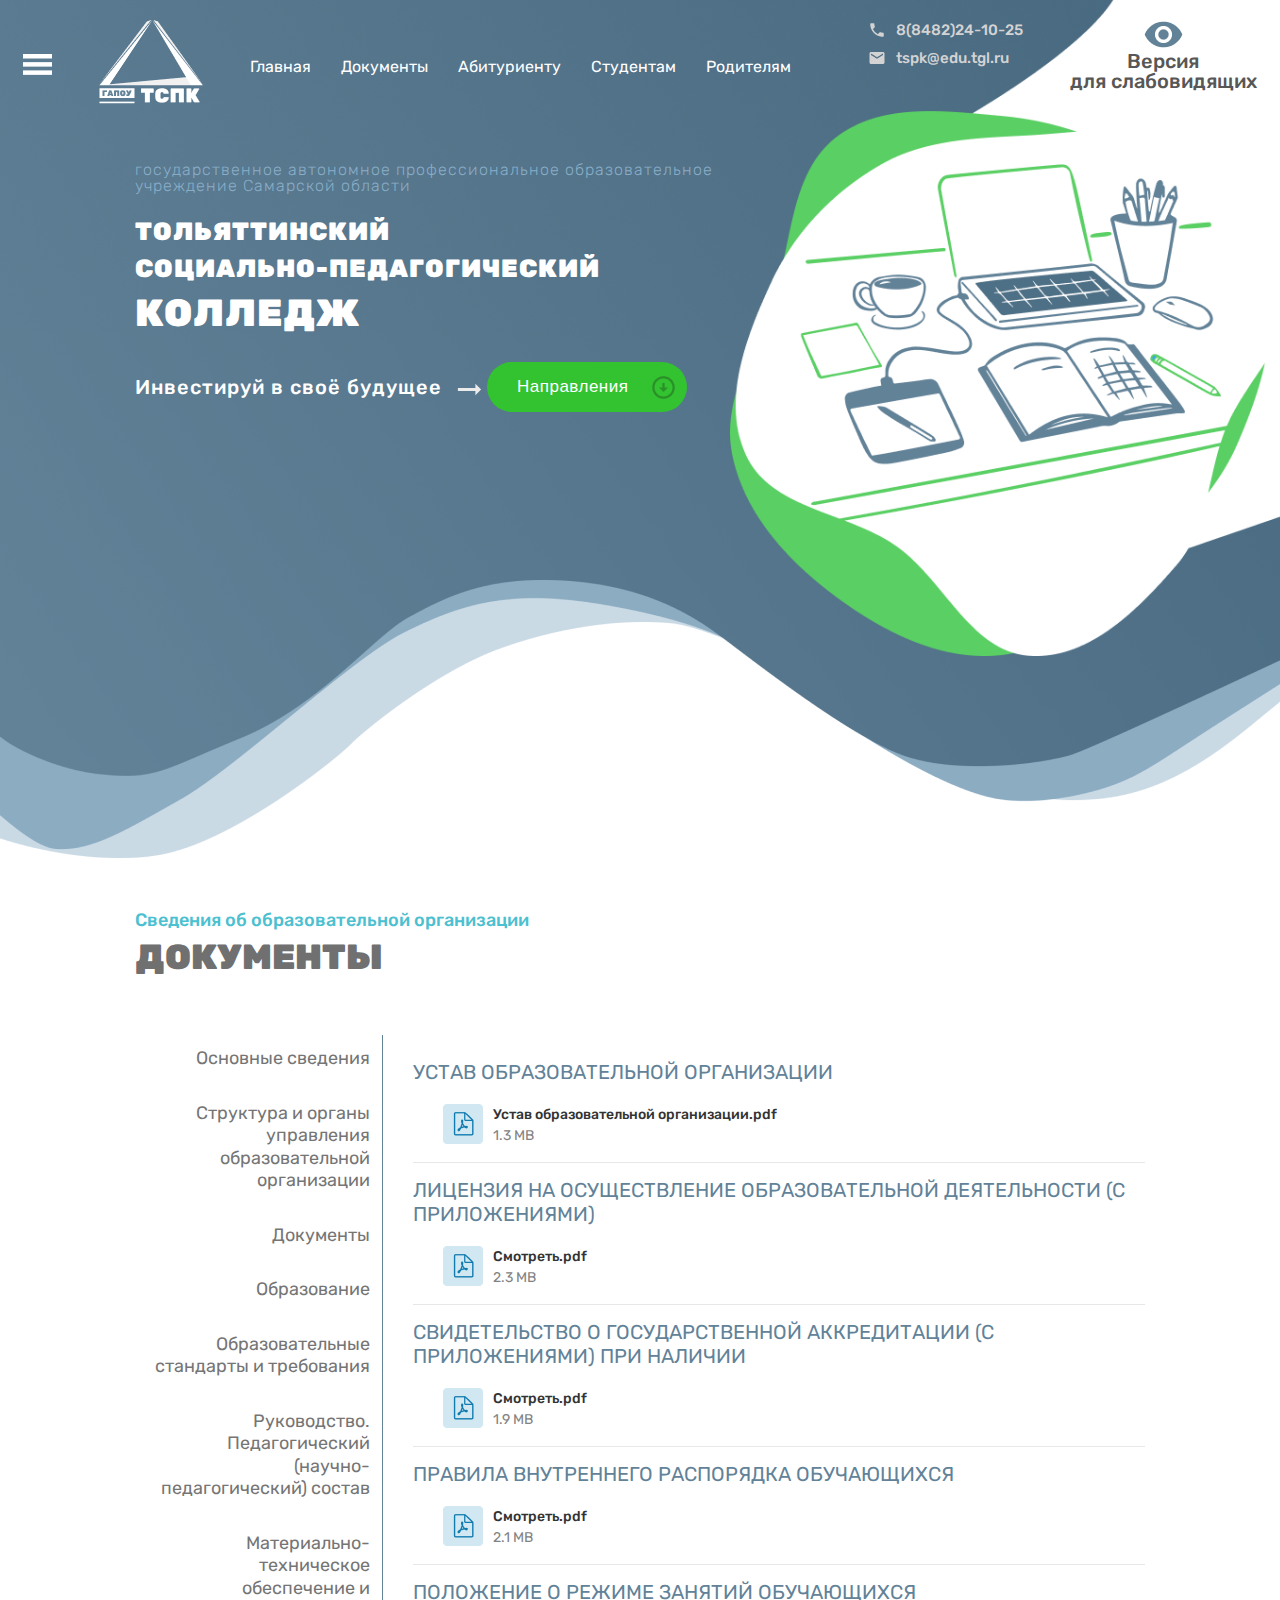
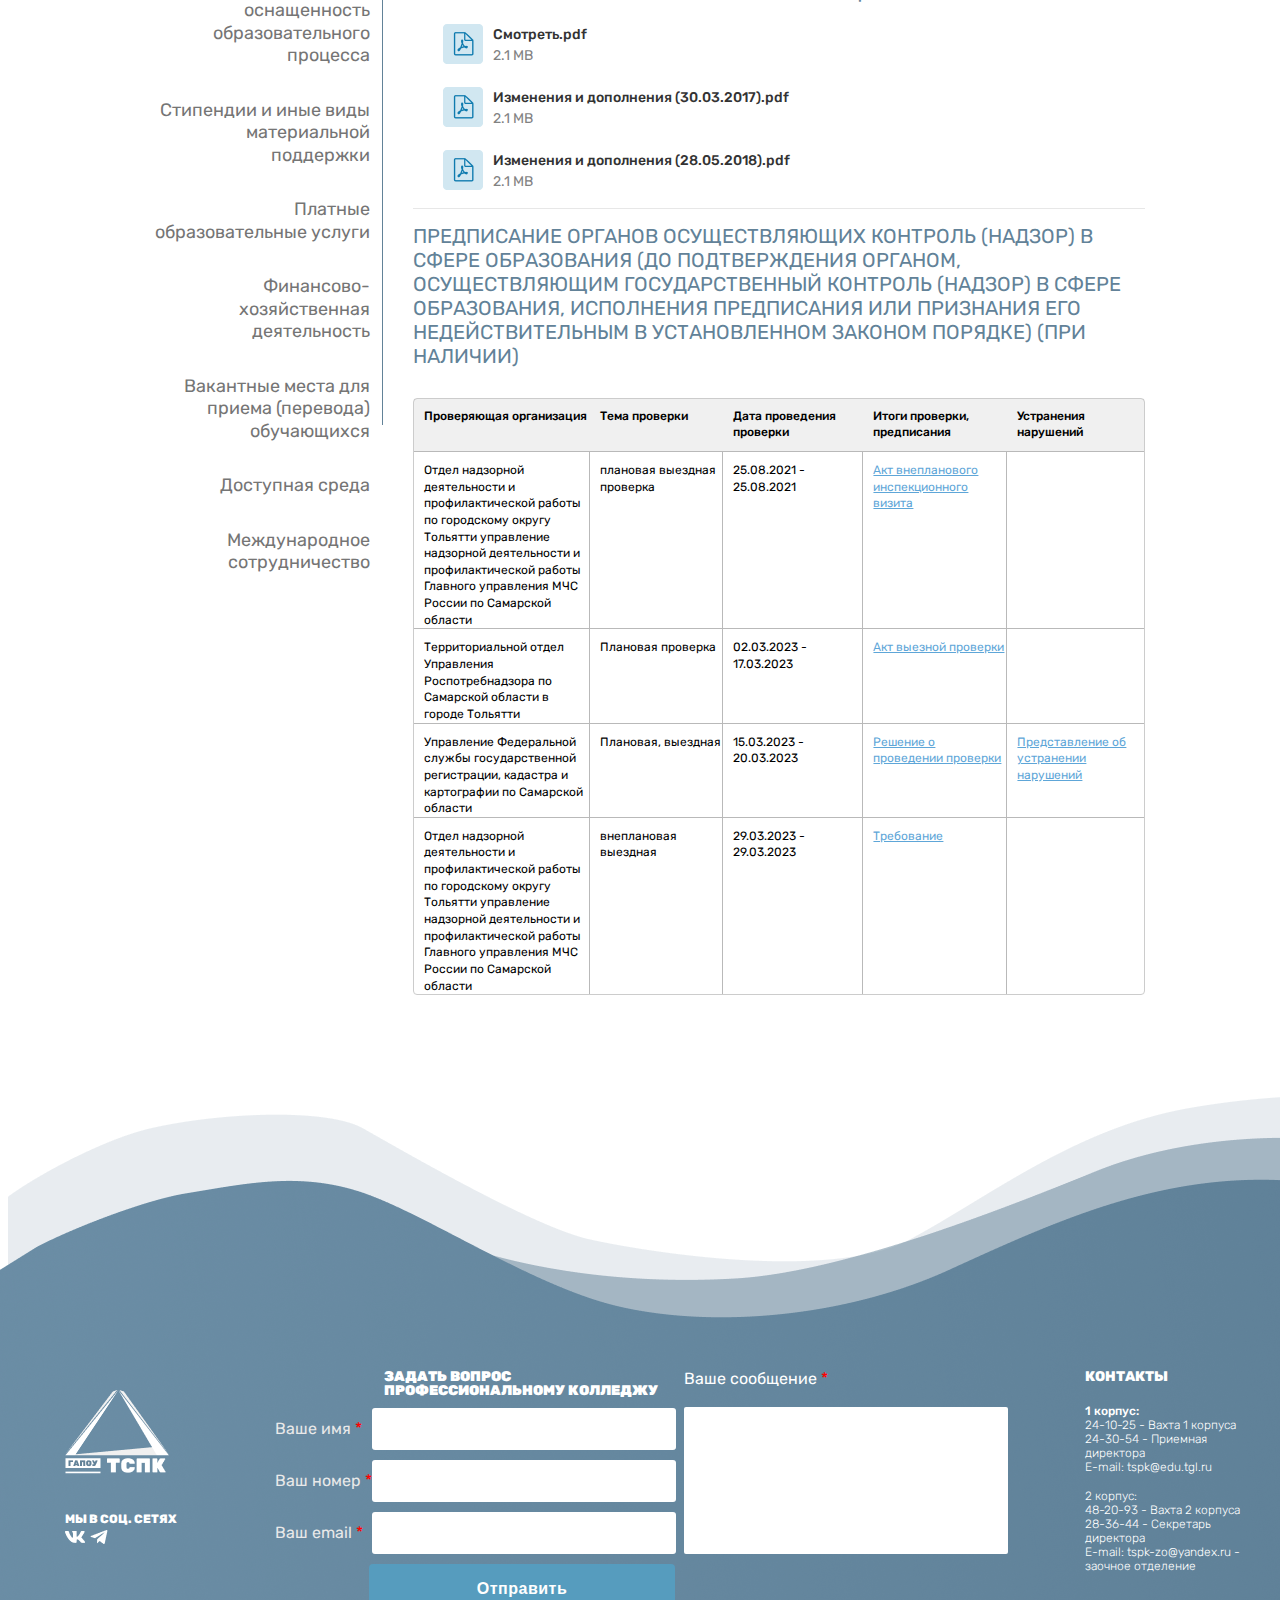
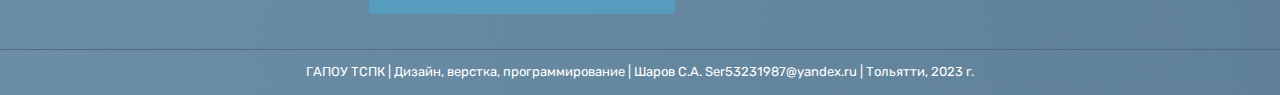
<file: docsPage.html>
<!DOCTYPE html>
<html lang="en">
  <head>
    <meta charset="UTF-8" />
    <meta http-equiv="X-UA-Compatible" content="IE=edge" />
    <meta name="viewport" content="width=device-width, initial-scale=1.0" />
    <link rel="stylesheet" href="style.css" />
    <link rel="preconnect" href="https://fonts.googleapis.com" />
    <link rel="preconnect" href="https://fonts.gstatic.com" crossorigin />
    <link
      href="https://fonts.googleapis.com/css2?family=Rubik:wght@300;400;500;600;700;800;900&display=swap"
      rel="stylesheet"
    />
    <script
      src="https://api-maps.yandex.ru/2.1/?apikey=554945a3-c024-4e71-a5f6-88ca3ccd00a3&lang=ru_RU"
      type="text/javascript"
    ></script>
    <script src="script.js"></script>

    <title>ТСПК | Специальности</title>
  </head>
  <body>
    <header>
      <div class="headerInner">
        <div class="popImg"><img src="popupLogo.png" alt="popup" /></div>
        <div class="logoTspk"><img src="Tspklogo.png" alt="tspk" /></div>
        <div class="headerMenu">
          <ul>
            <li><a href="">Главная</a></li>
            <li><a href="">Документы</a></li>
            <li><a href="">Абитуриенту</a></li>
            <li><a href="">Студентам</a></li>
            <li><a href="">Родителям</a></li>
          </ul>
        </div>
        <div class="headerContacts">
          <div class="numberContact">
            <img src="Phone.png" alt="phone" />
            <p>8(8482)24-10-25</p>
          </div>
          <div class="emailContact">
            <img src="Email.png" alt="Email" />
            <p>tspk@edu.tgl.ru</p>
          </div>
        </div>
        <div class="imparedBlock">
          <div class="imparedImg">
            <img src="impared.png" alt="impared" />
          </div>
          <div class="imparedTextblock">
            <p>Версия</p>
            <p>для слабовидящих</p>
          </div>
        </div>
      </div>
      <div class="secondSection">
        <div class="container">
          <div class="leftBlock">
            <p class="firstSent">
              государственное автономное профессиональное образовательное
            </p>
            <p class="firstSent">учреждение Самарской области</p>
            <p class="secondSent">ТОЛЬЯТТИНСКИЙ</p>
            <p class="thirdSent">СОЦИАЛЬНО-ПЕДАГОГИЧЕСКИЙ</p>
            <p class="fourthSent">КОЛЛЕДЖ</p>
          </div>
          <div class="rightBlock">
            <img src="rightImg.png" alt="tech" />
          </div>
          <div class="buttonBlock">
            <div class="investBlock">
              <div class="investText">
                <p>Инвестируй в своё будущее</p>
              </div>
              <div class="investImgArrow">
                <img src="Arrow right alt.png" alt="arrowRight" />
              </div>
            </div>
            <button class="directionsBtn">
              Направления <img src="Arrow circle down.png" alt="arrowDown" />
            </button>
          </div>
        </div>
      </div>
    </header>
    <main>
      <div class="mainContainer">
            <p class="greetWords">Сведения об образовательной организации</p>
            <h1 class="titleClass" style = "margin-bottom: 60px; text-transform: uppercase;">документы</h1>
            <div class="svedBlock">
                <div class="sideMenuContainer">
                    <ul>
                        <li class = "f1"><a href = "">Основные сведения</a></li>
                        <li class = "f2"><a href = "">Структура и органы управления образовательной организации</a></li>
                        <li class = "f3"><a href = "">Документы</a></li>
                        <li class = "f4"><a href = "">Образование</a></li>
                        <li class = "f5"><a href = "">Образовательные стандарты и требования</a></li>
                        <li class = "f6"><a href = "">Руководство. Педагогический (научно-педагогический) состав</a></li>
                        <li class = "f7"><a href = "">Материально-техническое обеспечение и оснащенность образовательного процесса</a></li>
                        <li class = "f8"><a href = "">Стипендии и иные виды материальной поддержки</a></li>
                        <li class = "f9"><a href = "">Платные образовательные услуги</a></li>
                        <li class = "f10" ><a href = "">Финансово-хозяйственная деятельность</a></li>
                        <li class = "f11"><a href = "">Вакантные места для приема (перевода) обучающихся</a></li>
                        <li class = "f12"><a href = "">Доступная среда</a></li>
                        <li class = "f13"><a href = "">Международное сотрудничество</a></li>
                    </ul>
                </div>
                <div class="svedInfo">
                    <div class="svedInfoContainer">
                        <h2 style = "font-size: 20px; color: #628298; font-weight: 400; text-transform: uppercase; line-height: 24px;">Устав образовательной организации</h2>
                        <div class="svedFileBlock">
                            <div class="svedImgBlock">
                                <img src="fileImg.png" alt="fileIMG">
                            </div>
                            <div class="svedTextBlock">
                            <p style = "color: #333; font-weight: 500; font-size: 14px; ">Устав образовательной организации.pdf</p>
                            <p style = "color: #828282; font-size: 14px;">1.3 MB</p>
                            </div>
                        </div>
                    </div>
                    <div class="svedInfoContainer">
                        <h2 style = "font-size: 20px; color: #628298; font-weight: 400; text-transform: uppercase; line-height: 24px;">Лицензия на осуществление образовательной деятельности (с приложениями)</h2>
                        <div class="svedFileBlock">
                            <div class="svedImgBlock">
                                <img src="fileImg.png" alt="fileIMG">
                            </div>
                            <div class="svedTextBlock">
                            <p style = "color: #333; font-weight: 500; font-size: 14px;">Смотреть.pdf</p>
                            <p style = "color: #828282; font-size: 14px;">2.3 MB</p>
                            </div>
                        </div>
                    </div>
                    <div class="svedInfoContainer">
                        <h2 style = "font-size: 20px; color: #628298; font-weight: 400; text-transform: uppercase; line-height: 24px;">Свидетельство о государственной аккредитации (с приложениями) при наличии</h2>
                        <div class="svedFileBlock">
                            <div class="svedImgBlock">
                                <img src="fileImg.png" alt="fileIMG">
                            </div>
                            <div class="svedTextBlock">
                            <p style = "color: #333; font-weight: 500; font-size: 14px;">Смотреть.pdf</p>
                            <p style = "color: #828282; font-size: 14px;">1.9 MB</p>
                            </div>
                        </div>
                    </div>
                    <div class="svedInfoContainer">
                        <h2 style = "font-size: 20px; color: #628298; font-weight: 400; text-transform: uppercase; line-height: 24px;">Правила внутреннего распорядка обучающихся</h2>
                        <div class="svedFileBlock">
                            <div class="svedImgBlock">
                                <img src="fileImg.png" alt="fileIMG">
                            </div>
                            <div class="svedTextBlock">
                            <p style = "color: #333; font-weight: 500; font-size: 14px;">Смотреть.pdf</p>
                            <p style = "color: #828282; font-size: 14px;">2.1 MB</p>
                            </div>
                        </div>
                    </div>
                    <div class="svedInfoContainer">
                        <h2 style = "font-size: 20px; color: #628298; font-weight: 400; text-transform: uppercase; line-height: 24px;">Положение о режиме занятий обучающихся</h2>
                            <div class="svedFileBlock">
                                <div class="svedImgBlock">
                                    <img src="fileImg.png" alt="fileIMG">
                                </div>
                                <div class="svedTextBlock">
                                    <p style = "color: #333; font-weight: 500; font-size: 14px;">Смотреть.pdf</p>
                                    <p style = "color: #828282; font-size: 14px;">2.1 MB</p>
                                </div>
                            </div>
                            <div class="svedFileBlock">
                                <div class="svedImgBlock">
                                    <img src="fileImg.png" alt="fileIMG">
                                </div>
                                <div class="svedTextBlock">
                                    <p style = "color: #333; font-weight: 500; font-size: 14px;">Изменения и дополнения (30.03.2017).pdf</p>
                                    <p style = "color: #828282; font-size: 14px;">2.1 MB</p>
                                </div>
                            </div>
                            <div class="svedFileBlock">
                                <div class="svedImgBlock">
                                    <img src="fileImg.png" alt="fileIMG">
                                </div>
                                <div class="svedTextBlock">
                                    <p style = "color: #333; font-weight: 500; font-size: 14px;">Изменения и дополнения (28.05.2018).pdf</p>
                                    <p style = "color: #828282; font-size: 14px;">2.1 MB</p>
                                </div>
                            </div>
                    </div>
                    <h2 style = "font-size: 20px; color: #628298; font-weight: 400; text-transform: uppercase; line-height: 24px; padding-top: 15px;">
                        Предписание органов осуществляющих контроль (надзор) в сфере образования 
                        (до подтверждения органом, осуществляющим государственный контроль (надзор) в сфере образования, 
                        исполнения предписания или признания его недействительным в установленном законом порядке) 
                        (при наличии)
                    </h2>
                    <table class="bordered" style=" margin-top: 30px; border-radius: 4px;font-size: 1vw;">
                        <tbody style = "font-size: 12px">
                        <tr class = "titleTable bordered">
                        <td style=" padding-left: 10px; padding-top:10px;text-align: left; font-weight: 500; width: 200px; height: 52px;">Проверяющая организация</td>
                        <td style=" padding-left: 10px; text-align: left; font-weight: 500; width: 153px;">Тема проверки</td>
                        <td style=" padding-left: 10px; text-align: left; font-weight: 500; width: 167px;">Дата проведения проверки</td>
                        <td style=" padding-left: 10px; text-align: left; font-weight: 500; width: 161px;">Итоги проверки, предписания</td>
                        <td style=" padding-left: 10px; text-align:  left; font-weight: 500; width: 152px;">Устранения <br>нарушений</td>
                        </tr>
                        <tr>
                        <td class = "rightTopBotBord"style="padding-left: 10px; padding-top:10px;">Отдел надзорной деятельности и профилактической работы по городскому округу Тольятти управление надзорной деятельности и профилактической работы Главного управления МЧС России по Самарской области</td>
                        <td class = "rightTopBotBord" style = "padding-left: 10px; padding-top:10px;">плановая выездная проверка</td>
                        <td class = "rightTopBotBord" style = "padding-left: 10px; padding-top:10px;">25.08.2021 - 25.08.2021</td>
                        <td class="rightTopBotBord" style="text-align: left; padding-left: 10px; padding-top:10px;"><a href="https://tspk.org/images/oficial_dokument_2021/Act_vneplanovogo_visita.pdf">Акт внепланового инспекционного визита</a></td>
                        <td style = "border-top: 1px solid #b9b9b9;border-bottom: 1px solid #b9b9b9;">&nbsp;</td>
                        </tr>
                        <tr>
                        <td class = "rightBotBord" style="padding-left: 10px; padding-top:10px;text-align: left;">Территориальной отдел Управления Роспотребнадзора по Самарской области в городе Тольятти</td>
                        <td class = "rightBotBord" style = "padding-left: 10px; padding-top:10px;">Плановая проверка</td>
                        <td class = "rightBotBord" style = "padding-left: 10px; padding-top:10px;">02.03.2023 - 17.03.2023</td>
                        <td class="rightBotBord" style="padding-left: 10px; padding-top:10px;text-align: left;"><a href="https://tspk.org/images/oficial_dokument_2023/fond_pensonnogo_i_soc_stahovania_2023.pdf">Акт выезной проверки</a></td>
                        <td style = "border-bottom: 1px solid #b9b9b9;">&nbsp;</td>
                        </tr>
                        <tr>
                        <td class = "rightBotBord" style="padding-left: 10px; padding-top:10px;text-align: left;">Управление Федеральной службы государственной регистрации, кадастра и картографии по Самарской области</td>
                        <td class = "rightBotBord" style = "padding-left: 10px; padding-top:10px;">Плановая, выездная</td>
                        <td class = "rightBotBord" style = "padding-left: 10px; padding-top:10px;">15.03.2023 - 20.03.2023</td>
                        <td class="rightBotBord"  style="padding-left: 10px; padding-top:10px;text-align: left;"><a href="https://tspk.org/images/oficial_dokument_2023/reshenie_o_provedenii_proverki_2023.pdf">Решение о проведении проверки</a></td>
                        <td style="border-bottom: 1px solid #b9b9b9; padding-left: 10px; padding-top:10px;text-align: left;"><a href="https://tspk.org/images/oficial_dokument_2023/Predstavlenie_TSPK_214-23-213.pdf">Представление об устранении нарушений</a></td>
                        </tr>
                        <tr>
                        <td style="border-right: 1px solid #b9b9b9;padding-left: 10px; padding-top:10px;text-align: left;">Отдел надзорной деятельности и профилактической работы по городскому округу Тольятти управление надзорной деятельности и профилактической работы Главного управления МЧС России по Самарской области</td>
                        <td style = "border-right: 1px solid #b9b9b9;padding-left: 10px; padding-top:10px;">внеплановая выездная</td>
                        <td style = "border-right: 1px solid #b9b9b9;padding-left: 10px; padding-top:10px;">29.03.2023 - 29.03.2023</td>
                        <td style="border-right: 1px solid #b9b9b9;padding-left: 10px; padding-top:10px;text-align: left;"><a href="https://tspk.org/images/oficial_dokument_2023/Trebovanie_562-23-213.pdf">Требование</a></td>
                        <td style="padding-left: 10px; padding-top:10px;text-align: left;">&nbsp;</td>
                        </tr>
                        </tbody>
                        </table>
                </div>
            </div>
        </div>
    </main>
    <footer>
      <div class="spaceBlock"></div>
      <div class="footerContainer">
        <div class="footerSections">
          <div class="leftSection">
            <div class="logoTspk">
              <img src="Tspklogo.png" alt="logoTspk" />
            </div>
            <p style = "font-size: 12px; line-height: 15px; font-weight: 800;color:#fff; margin-top: 30px;">МЫ В СОЦ. СЕТЯХ</p>
            <div class="socialImgs">
              <img src="vkImg.png" alt="vkImg" />
              <img src="TelegramImg.png" alt="TelegramImg" />
            </div>
          </div>
          <div class="middleSection">
            <form action="" class="ContactWithUs">

              <div class="contactLeftBlock">
                <div class="labeldiv">
                  <label for="text">ЗАДАТЬ ВОПРОС ПРОФЕССИОНАЛЬНОМУ КОЛЛЕДЖУ</label>
                </div>

                <div class="contactWithUs">
                  <label for="text">Ваше имя <span style = "color: red;">*</span></label>
                  <input style = "width: 300px; height: 40px;     border: none;
                  border-radius: 3px;" type="text" class="nameInput" />
                </div>
                <div class="contactWithUs">
                  <label for="phone">Ваш номер <span style = "color: red;">*</span></label>
                  <input style = "width: 300px; height: 40px;     border: none;
                  border-radius: 3px;" type="phone" class="phoneInput" />
                </div>
                <div class="contactWithUs">
                  <label for="email">Ваш email <span style = "color: red;">*</span></label>
                  <input style = "width: 300px; height: 40px;     border: none;
                  border-radius: 3px;" type="email" class="emailInput" />
                  

                </div>
                <input type="submit" value="Отправить" class="contactButton"/>
                <div class="contactWithUs">
                </div>
              </div>
              <div class="contactRightBlock">
                <label for="textarea">Ваше сообщение <span style = "color: red;">*</span></label>
                <textarea name="userMessage" id="userMsgText" cols="30" rows="10"></textarea>
              </div>
            </form>
          </div>
          <div class="rightSection">
            <div class="contactsInfo">
              <p class = "contactsTitle">КОНТАКТЫ</p>
              <div class="addressblock">
                <div class="firstContacts">
                  <p style = "font-weight: 500;">1 корпус:</p>
                  <p>24-10-25 - Вахта 1 корпуса</p>
                  <p>24-30-54 - Приемная директора</p>
                  <p>E-mail: tspk@edu.tgl.ru</p>
                </div>
                <div class="secondContacts">
                  <p>2 корпус:</p>
                  <p>48-20-93 - Вахта 2 корпуса</p>
                  <p>28-36-44 - Секретарь директора</p>
                  <p>E-mail: tspk-zo@yandex.ru - заочное отделение</p>
                </div>
              </div>
            </div>
          </div>
        </div>
      </div>
      <div class="copyrightBlock">
        <span>ГАПОУ ТСПК | Дизайн, верстка, программирование | Шаров С.А. Ser53231987@yandex.ru | Тольятти, 2023 г.</span>
      </div>
    </footer>
  </body>
</html>
</file>
<file: style.css>
html,
body,
div,
span,
applet,
object,
iframe,
h1,
h2,
h3,
h4,
h5,
h6,
p,
blockquote,
pre,
a,
abbr,
acronym,
address,
big,
cite,
code,
del,
dfn,
em,
img,
ins,
kbd,
q,
s,
samp,
small,
strike,
strong,
sub,
sup,
tt,
var,
b,
u,
i,
center,
dl,
dt,
dd,
ol,
ul,
li,
fieldset,
form,
label,
legend,
table,
caption,
tbody,
tfoot,
thead,
tr,
th,
td,
article,
aside,
canvas,
details,
embed,
figure,
figcaption,
footer,
header,
hgroup,
menu,
nav,
output,
ruby,
section,
summary,
time,
mark,
audio,
video {
  margin: 0;
  padding: 0;
  border: 0;
  font-size: 100%;
  font: inherit;
  vertical-align: baseline;
}
article,
aside,
details,
figcaption,
figure,
footer,
header,
hgroup,
menu,
nav,
section {
  display: block;
}
html {
  height: 100%;
}
body {
  font-family: "Rubik", sans-serif;
  line-height: 1;
}
ol,
ul {
  list-style: none;
}
blockquote,
q {
  quotes: none;
}
blockquote:before,
blockquote:after,
q:before,
q:after {
  content: "";
  content: none;
}
table {
  /* border-collapse: collapse; */
  border-spacing: 0;
}
.numberSection{
    position: absolute;
    color: #f2f2f2;
    font-weight: 900;
    font-size: 100px;
}
.numberSection5{
  position: absolute;
  margin-top: 110px;
    color: rgba(242, 242, 242, 0.25);
    font-weight: 900;
    font-size: 100px;
}
header {
  background-repeat: no-repeat;
  background-image: url("./back.png");
  height: 900px;
}

.headerInner {
  margin: 0 auto;
  position: relative;
  display: flex;
  max-width: 1440px;
  align-items: center;
  background: transparent;
  z-index: 4;
  justify-content: space-around;
}
.headerMenu {
  margin-top: 20px;
}
.headerMenu ul {
  display: flex;
  line-height: 19px;
  font-weight: 400;
  font-size: 16px;
}
.popImg {
  max-width: 150px;
  /* width: 150px; */
  margin-top: 20px;
}
.logoTspk {
  max-width: 200px;
  /* width: 200px; */
  margin-top: 20px;
}
.headerMenu li a {
  padding-right: 30px;
  text-decoration: none;
  color: #fff;
}
.headerContacts {
  max-height: 70px;
  height: 70px;
}
.numberContact img,
.emailContact img {
  margin-right: 10px;
}
.numberContact {
  margin-bottom: 10px;
}
.numberContact,
.emailContact {
  display: flex;
}
.numberContact,
.emailContact p {
  font-weight: 500;
  font-size: 15px;
  /* font-family: 'rubik', sans-serif; */
  color: #d3d3d3;
}
.numberContact, .emailContact{
  align-items: center;
}

.imparedBlock {
  font-size: 20px;
  max-width: 300px;
  /* width: 300px; */
  color: #575757;
  font-weight: 500;
  /* font-family: 'rubik', sans-serif; */
  display: flex;
  align-items: center;
  flex-direction: column;
}

.secondSection {
  margin: 0 auto;
  max-width: 1190px;
  width: 100%;
}

.container {
  max-width: 650px;
  width: 100%;
}
.imparedTextblock {
  text-align: center;
}

.secondSection {
  display: flex;
  margin-top: 50px;
}
.firstSent {
  color: #89adc7;
  /* font-family: 'rubik', sans-serif; */
  font-weight: 300;
  letter-spacing: 1px;
}

.secondSent {
  color: #fff;
  /* font-family: 'rubik', sans-serif; */
  font-weight: 900;
  font-size: 38px;
  margin-top: 25px;
  letter-spacing: 1px;
}

.thirdSent {
  color: #fff;
  /* font-family: 'rubik', sans-serif; */
  font-weight: 900;
  font-size: 35px;
  line-height: 50px;
  letter-spacing: 1px;
}
.fourthSent {
  color: #fff;
  /* font-family: 'rubik', sans-serif; */
  font-weight: 900;
  font-size: 58px;
  margin-top: 20px;
  letter-spacing: 1px;
}

.buttonBlock {
  display: flex;
  justify-content: space-between;
  margin-top: 30px;
}
.investBlock {
  display: flex;
  color: #fff;
  font-weight: 500;
  font-size: 20px;
  align-items: center;
  letter-spacing: 1px;
}
.investText {
  margin-right: 10px;
}
.investImgArrow {
  height: 31px;
}

.directionsBtn {
  width: 200px;
  height: 50px;
  color: #fff;
  display: flex;
  background-color: #33c230;
  border-radius: 58px;
  font-size: 17px;
  border: none;
  align-items: center;
  letter-spacing: 0.5px;
  padding: 0px 10px 0px 30px;
  justify-content: space-between;
}
.rightBlock {
  z-index: 1;
  position: absolute;
  right: 30px;
  top: 0;
}

.greetWords {
  font-size: 18px;
  color: #4bc0d0;
  font-weight: 500;
  line-height: 40px;
}

.mainContainer {
  margin: 0 auto;
  max-width: 1190px;
  width: 100%;
}

.greetBlocks {
  display: flex;
  justify-content: space-between;
  align-items: center;
  margin-bottom: 60px;
}

.leftGreetBlock {
  max-width: 255px;
}
#bottomGreet{
    color: #239221;
    text-align: end;
    font-size: 15px;
    font-weight: 500;
}
               

.rightGreetBlock {
  max-width: 925px;
  line-height: 19px;
  font-size: 16px;
  color: #696969;
}
.titleClass {
  font-size: 35px;
  color: #707070;
  font-weight: 900;
}

.categoriesBlock {
  margin-top: 70px;
}
.firstLine,
.secondLine {
  display: flex;
  justify-content: space-between;
  flex-wrap: wrap;
}

.firstLine {
  margin-bottom: 40px;
}

.CategoryBlock {
  background-color: #fafafa;
  max-width: 255px;
  text-align: center;
  width: 100%;
  min-height: 181px;
  height: 100%;
  border: 1px solid #d9dcde;
  border-radius: 3px;
  display: flex;
  flex-direction: column;
  justify-content: center;
}
.CatBlockContent {
  margin: 0 auto;
}
.checkRas {
    display: none;
}
.CategoryBlock:hover {
  background-color: #33c230;

  .checkRas {
    display: block;
  }
  .noCheckRas {
    display: none;
    overflow: hidden;

  }
  .tesxColor {
    color: #FFFFFF;
  }
}

.textCategoryBlock p {
  line-height: 21px;
  font-weight: 600;
  font-size: 18px;
  color: #7b7b7b;
}

.viewMoreBtn {
  margin-top: 50px;
  width: 180px;
  height: 50px;
  color: #fff;
  display: flex;
  background-color: #33c230;
  border-radius: 58px;
  font-size: 14px;
  font-weight: 600;
  border: none;
  margin-bottom: 130px;
  align-items: center;
  letter-spacing: 0.5px;
  padding: 0px 10px 0px 37px;
  justify-content: space-between;
}

.directionsSection {
  display: flex;
  justify-content: space-between;
  margin-bottom: 130px;
  flex-wrap: wrap;
}

.directionsBlock {
  display: flex;
  margin-top: 80px;
}
.directImgBlock {
  margin-right: 10px;
}
.directTitle {
  line-height: 31px;
  letter-spacing: 1px;
  color: #628298;
  font-size: 25px;
  font-weight: 900;
  margin-bottom: 10px;
}
.directTextBlock {
  font-size: 15px;
  color: #686868;
  line-height: 18px;
  max-width: 180px;
}

.newsBlock {
  max-width: 275px;
  height: 164px;
  width: 100%;
  border: 1px solid #b6b6b6;
  border-radius: 6px;
  min-height: 360px;
}
.newsImgBlock {
  height: 140px;
}
.newsFeedbackBlock {
  max-width: 275px;
  width: 100%;
  background-color: #628298;
  height: 30px;
  position: absolute;
  z-index: 4;
}

.newsTextBlock {
  margin: 0 auto;
  font-size: 14px;
  margin-top: 50px;
  font-weight: 400;
  margin-left: 15px;
  color: #535353;
  line-height: 17px;
}

.newsSection {
  margin-top: 60px;
  display: flex;
  justify-content: space-between;
  margin-bottom: 70px;
  flex-wrap: wrap;
}

.newsFeedbackBlock {
  display: flex;
  justify-content: space-around;
  align-items: center;
}
.newsfbDate,
.newsViewsBlock,
.newsLikesBlock {
  display: flex;
  color: #fff;
  font-size: 11px;
  text-align: center;
  align-items: center;
}
.newsLikesnViewsBlock {
  display: flex;
  justify-content: space-between;
}
.newsViewsText {
  margin-right: 15px;
}
.newsViewsImg,
.newsLikesImg {
  margin-right: 5px;
}

.newsMoreBtn {
  display: flex;
  justify-content: flex-end;
  margin-top: 30px;
  margin-right: 20px;
  text-decoration: none;
  color: #2e952c;
  text-align: end;
}

.newsLoadMore {
  width: 200px;
  height: 50px;
  margin: 0 auto;
  color: #fff;
  display: flex;
  background-color: #33c230;
  border-radius: 58px;
  font-size: 17px;
  border: none;
  align-items: center;
  letter-spacing: 0.5px;
  padding: 0px 10px 0px 37px;
  justify-content: space-between;
}

.resourcesContainer {
  margin-top: 60px;
  max-width: 1920px;
  width: 100%;
  background: linear-gradient(to right, #628298, #4a697e);
  margin-bottom: 80px;
}

.courceTextBlock {
  width: 130px;
}
.courceBlock {
  max-width: 130px;
  display: flex;
  flex-direction: column;
  margin-right: 10px;
}
.courcesBlock {
  display: flex;
  flex-wrap: wrap;
  width: 500px;
  border-right: 1px solid #85adc8;
}

.courceImg {
  border: 1px solid #4a697e;
  display: flex;
  justify-content: center;
  align-items: center;
  border-radius: 20px;
  margin-bottom: 15px;
  padding: 11px 10px 13px 7px;
  width: 50%;
}

.courceImg:hover {
  background-color: #33c230;
}

.titleResources {
  font-size: 35px;
  color: #fff;
  font-weight: 900;
  margin-bottom: 50px;
}

.resourceSliderBlock button {
  background: none;
  border: none;
}

.slider {
  border: 2px solid #000;
  max-width: 80%;
  margin: 0 auto;
  overflow: hidden;
}
.h1AboutBlock{
  
  color: #628298;
  font-size: 25px;
  line-height: 30px;
  margin-bottom: 30px;

}

.sliderContainer {
  width: 700px;
}

.slider-line {
  display: flex;
  background: none;
  transition: all ease 1s;
}

.resourcesBlock {
  display: flex;
  justify-content: center;
}
.courcesBlock{
  border-right: 0px;
}

.aboutText1stLine,
.aboutText2ndLine {
  margin-bottom: 30px;
}
.aboutText1stLine {
  margin-right: 5px;
}

.aboutImg1stLine {
  margin-right: 5px;
}

.aboutImg2ndLine {
  margin-left: 3px;
  margin-right: 13px;
}

.about1stLine {
  display: flex;
}

.leftAboutBlock {
  width: 500px;
}

.aboutBlocks {
  display: flex;
}

footer {
  margin-top: 100px;
  background-image: url("/footbg1.png");
  background-repeat: no-repeat;
  height: 600px;
}
.spaceBlock {
  width: 100%;
  height: 275px;
}

.footerSections {
  display: flex;
  margin-bottom: 25px;
}

.labeldiv{
    max-width: 73%;
    width: 100%;
    margin-left: auto;
}

div.contactWithUs{
    display: flex;
    align-items: center;
    justify-content: space-between;
}



form.ContactWithUs {
  display: flex;
}
.nameInput, .emailInput, .phoneInput{
  width: 300px;
    height: 40px;
    border: none;
    border-radius: 3px;
}
div.contactWithUs {
  display: table-row;
}
label,
input {
  display: table-cell;
  margin-bottom: 10px;
}

.offer__slider {
  width: 650px;
  /* margin-top: 50px; */
  display: flex;
  flex-direction: column;
  align-items: flex-end;
}
.offer__slider-counter {
  display: flex;
  /* width: 180px; */
  align-items: center;
  font-size: 24px;
  color: rgba(0, 0, 0, 0.5);
}
.offer__slider-wrapper {
  width: 100%;
  margin-top: 15px;
  box-shadow: 0 4px 30px rgba(0, 0, 0, 0.25);
}
.offer__slider-prev {
  margin-right: 10px;
  cursor: pointer;
}
.offer__slider-next {
  margin-left: 10px;
  cursor: pointer;
}
.offer__slider #current {
  font-size: 48px;
  font-weight: 700;
  color: #000;
}
.offer__slide {
  width: 100%;
  height: 300px;
}
.offer__slide img {
  width: 100%;
  height: 100%;
  object-fit: cover;
}

.usefulLinksBlock{
  margin-top: 200px;
  margin-bottom: 100px;
  padding-bottom: 100px;
}

.labeldiv{
  font-size: 14px;
  font-weight: 900;
  color: #fff;
  margin-bottom: 10px;
}

.contactRightBlock{
  color:#fff;
}
#userMsgText{
  margin-top: 20px;
  width: 320px;
  height: 143px;
  resize: none;
  border: none;
  border-radius: 2px;
}

.contactWithUs{
  color: #e9e9e9;
}

.footerContainer{
  margin: 0 auto;
    max-width: 1250px;
    width: 100%;
}

.leftSection{
  margin-left: 50px;
  max-width: 250px;
  width: 100%;
}

.rightSection{
  max-width: 200px;
  width: 100%;
}
.middleSection{
  max-width: 1000px;
  width: 100%;
}

.contactLeftBlock{
  margin-right: 5px;
}


.contactsTitle{
  color: #fff;
  font-weight: 800;
  font-size: 14px;
  margin-bottom: 20px;
}
.contactButton{
  margin-left: 94px;
  max-width: 306px;
  width: 100%;
  text-align: center;
  border: none;
  font-size: 16px;
  color: #fff;
  height: 50px;
  line-height: 24px;
  letter-spacing: 0.5px;
  border-radius: 4px;
  font-weight: 600;
  background-color: #569CBE;
}

.secondContacts{
  margin-top: 15px;
}
.firstContacts, .secondContacts{
  color: #fff;
  font-size: 12px;
  font-weight: 300;
  line-height: 14px;
}

.copyrightBlock{
  width: 100%;
  color: #fff;
  text-align: center;
  border-top: 1px solid #4F6C81;
  padding-top: 15px;
  font-size: 13px;
  font-weight: 400;
}

.textBlockGreets{
  font-size: 16px;
  color: #868686;
  line-height: 19px;
  max-width: 1108px;
  width: 100%;
  margin-top: 10px;
  margin-bottom: 20px;

}

.textBlockGreetsBottom{
  margin-bottom: 40px;
}

.cardBlock{
  padding-top: 40px;
  background-color: #f6f6f6;
}

.card{
  background-image: url("firstCard.png");
  background-repeat: no-repeat;
  background-position: right;
  margin-bottom: 50px;
  margin-right: 10px;
  max-width: 360px;
  height: 290px;
  width: 100%;
  border: 1px solid #dcdcdc;
}
.secondCard, .thirdCard, .fourthCard, .fifthCard, .sixthCard, .seventhCard, .eighthCard, .ninthCard, .tenthCard{
  background-repeat: no-repeat;
  background-position: right;
  margin-bottom: 50px;
  max-width: 360px;
  height: 290px;
  width: 100%;
  border: 1px solid #dcdcdc;
}

.secondCard{
  background-image: url("secondCard1.png");
}
.secondCard .cardTerm{
  font-size: 10px;
  color: #747474;
}

.secondCard .cardTerm{
  margin-top: 10px;
  margin-bottom: 20px;
}
.secondCard .cardBottomText{
  font-size: 10px;
  color: #747474;
  font-weight: 400;
}
.thirdCard{
  background-image: url("thirdCard.png");
}

.fourthCard{
  background-image: url("fourthCard.png");
}
.fifthCard{
  background-image: url("fifthCard.png");
}

.sixthCard{
  background-image: url("sixthCard.png");
}

.seventhCard{
  background-image: url("seventhCard.png");
}

.eighthCard{
  background-image: url("eighthCard.png");
}

.ninthCard{
  background-image: url("ninthCard.png");
}

.tenthCard{
  background-image: url("tenthCard.png");
}

.cardInner{
  margin-top: 20px;
  margin-left: 20px;
}

.cardTitle{
  font-size: 24px;
  font-weight: 700;
  color: #3e3e3e;
  width: 330px;
  margin-bottom: 20px;
}

.card .cardQualifi, .thirdCard .cardQualifi, .sixthCard .cardQualifi, .seventhCard .cardQualifi{
  font-size: 12px;
  color: #676767;
  margin-bottom: 40px;
}

.fifthCard .cardQualifi{
  font-size: 12px;
  color: #676767; 
  margin-bottom: 95px;
}
.fifthCard .cardTerm, .tenthCard .cardTerm{
  display: flex;
    justify-content: space-between;
}

.tenthCard .cardQualifi{
  font-size: 12px;
  color: #676767; 
  margin-bottom: 75px;
}

.tenthCard .imgTerm{
  display: flex;
}

.fifthCard .imgTerm{
  margin-top: 15px;
  display: flex;
}
.imgTerm img{
  width: 30px;
  height: 30px;
}
.fourthCard .cardQualifi, .eighthCard .cardQualifi{
  font-size:12px;
  color: #676767;
  margin-bottom: 70px;
}

.ninthCard .cardQualifi{
  font-size: 12px;
  color: #676767;
  margin-bottom: 130px;
}

.card .cardTerm, .thirdCard .cardTerm, .sixthCard .cardTerm, .seventhCard .cardTerm{
  margin-bottom: 28px;
}

.card .cardBottomText, .thirdCard .cardBottomText, .sixthCard .cardBottomText, .seventhCard .cardBottomText{
  font-size: 10px;
  color: #747474;
  font-weight: 400;
}

.cardFlex{
  display: flex;
  flex-wrap: wrap;
  justify-content: space-between;
}


.committeeBlock{
  margin-top: 50px;
  height: 220px;
  background-color: #707070;
}

.committeeTextBlock{
  border-top: 1px solid #7d7d7d;
  display: flex;
  padding-top: 15px;
  justify-content: space-between;
}

.committeeAddress, .committeePhone, .committeeEmail, .committeeCab{
  display: flex;
  align-items: center;
}
.committeeAddress img, .committeePhone img, .committeeEmail img, .committeeCab img{
  margin-right: 10px;
}

.committeeBottomText{
  display: flex;
  margin-top: 40px;
  align-items: flex-start;
}

.comText{
  display: flex;
  margin-left: 15px;
  flex-direction: column;
}

.comText .firstText{
  margin-bottom: 5px;
}

.docsBlock{
  display: flex;
  margin-bottom: 50px;
  justify-content: space-between;
  flex-wrap: wrap;
}

.docsInfoBlock{
  margin-bottom: 60px;
}

.docsLeftBlock img, .docsRightBlock img{
  margin-right: 15px;
}
.docsBlock .docsLeftBlock, .docsBlock .docsRightBlock{
  display: flex;
    align-items: flex-start;
}
#docsRbSpan{
  font-size: 20px; 
  font-weight: 300; 
  color: #565656; 
  line-height: 24px;
}
.navCard{
  background-image: url("firstNavCard1.png");
}
.secondNavCard{
  background-image: url("secondNavCard.png");
}
.thirdNavCard{
  background-image: url("thirdNavCard.png");
}
.fourthNavCard{
  background-image: url("fourthNavCard.png");
}
.fifthNavCard{
  background-image: url("fifthNavCard.png");
}
.sixthNavCard{
  background-image: url("sixthNavCard.png");
}
.seventhNavCard{
  background-image: url("sixthNavCard.png");
}
.eighthNavCard{
  background-image: url("eighthNavCard.png");
}
.ninthNavCard{
  background-image: url("ninthNavCard.png");
}
.tenthNavCard{
  background-image: url("tenthNavCard.png");
}

.navCard, .secondNavCard, .thirdNavCard, .fourthNavCard, .fifthNavCard, .sixthNavCard, 
.seventhNavCard, .eighthNavCard, .ninthNavCard, .tenthNavCard{
  background-repeat: no-repeat;
  background-color: #fff;
  border: 1px solid #62a4d1;
  width: 210px;
  height: 190px;
  margin-bottom: 70px;
}
.navCardBlock{
  display: flex;
  flex-wrap: wrap;
  justify-content: space-around;
  text-decoration: none;
}

.navCardBlock a{
  text-decoration: none;
  color: #696969;
}

.navCard .navCardInner, .thirdNavCard .navCardInner, 
.fourthNavCard .navCardInner, .fifthNavCard .navCardInner,
.sixthNavCard .navCardInner, .eighthNavCard .navCardInner, 
.ninthNavCard .navCardInner{
  display: flex;
  height: 140px;
  margin-top: 83px;
  align-items: center;
  justify-content: space-around;
  flex-direction: column;
}

.secondNavCard .navCardInner, .seventhNavCard .navCardInner{
  display: flex;
  height: 135px;
  margin-top: 83px;
  align-items: center;
  justify-content: space-around;
  flex-direction: column;
}
.tenthNavCard .navCardInner{
  display: flex;
  height: 131px;
  margin-top: 83px;
  align-items: center;
  justify-content: space-around;
  flex-direction: column;
}

.navCardBlock button{
  width: 150px;
  color: #696969;
  height: 30px;
  border-radius: 100px;
  border: 1px solid #62a4d1;
  background-color: #fff;
}


.additionalImgBlock{
  display: flex;
  width: 100%;
  height: 565px;
  justify-content: center;
}
.addImg1100, .addImg615, .addImg420, .addImg360{
  display: none;
}

.additionalTextBlock{
  display: none;
}

.additionalBtn{
  margin: 0 auto;
  display: flex;
  width: 320px;
  height: 50px;
  text-align: center;
  justify-content: center;
  align-items: center;
  border-radius: 50px;
  border: none;
  font-size: 19px;
  color: #fff;
  background-color: #8C9ABC;
  margin-bottom: 90px;
}

.programContainer{
  margin: 0 auto;
  max-width: 1500px;
  width: 100%;
}

.progLeftBlock{
  border-right: 1px solid #757575;
  max-width: 300px; 
  padding-bottom: 20px;
  padding-top: 40px;
  width: 100%;
}

.programName{
  display: flex;
    align-items: center;
    flex-wrap: wrap;
    margin-bottom: 20px;
}

.programBlock{
  display: flex;
}

.programName p{
  color: #5e5e5e;
  font-size: 16px;
  font-weight: 300;
}

.programName img{
  margin-right: 40px;
}

.titleProgBlock{
  display: flex;
  align-items: center;
  margin-bottom: 50px;
}
.titleProgBlock img{
  margin-right: 25px;
}
.progRightBlock{
  max-width: 1000px;
  width: 100%;
  margin: 0 auto;
}

.progFlex{
  display: flex;
  margin-top: 20px;
  justify-content: space-around;
}

.titleProgCard{
  width: 260px;
  margin-left: 20px;
  margin-top: 20px;
  height: 60px;
  border-bottom: 2px solid #ab4bcd;
}

.progCard{
  width: 310px;
  height: 600px;
  border: 1px solid #e2e2e2;
  border-radius: 10px;
  box-shadow: 3px 4px 8px rgba(0, 0, 0, 0.12);
}

.subtitleProgCard{
  margin-top: 15px;
  font-size: 13px;
  color: #a7a7a7;
  font-weight: 500;
  max-width: 277px;
  width: 100%;
  text-align: end;
  height: 20px;
}

.progCardInner{
  display: flex;
  justify-content: space-between;
  width: 245px;
  padding-bottom: 10px;
  padding-top: 10px;
  margin: 0 auto;
}
.progCardText{
  font-size: 13px;
    text-align: end;
}

.divider{
  border-bottom: 1px solid #d6d6d6;
  width: 250px;
  margin: 0 auto;
}
#headerImg{
  margin-left: 83px;
}





/* docsPage */




.svedBlock{
  /* height: 1200px; */
  display: flex;
}

.svedBlock .sideMenuContainer ul{
  margin: 0;
  padding: 0;
}
.sideMenuContainer li{
  padding-bottom: 10px;
  text-align: end;
}

.sideMenuContainer li::after{
  width: 100px;
}

.sideMenuContainer a{
  text-decoration: none;
  color: #757575;
}


 
.svedBlock * { 
-webkit-box-sizing: border-box; 
-moz-box-sizing: border-box; 
box-sizing: border-box; 
} 
.svedBlock *:before, 
.svedBlock *:after { 
-webkit-box-sizing: border-box; 
-moz-box-sizing: border-box; 
box-sizing: border-box; 
} 
 
.svedBlock .hidden { 
display: none; 
} 

.sideMenuContainer{
  font-size: 18px;
}
#committeeLeftSpan{
  font-size: 20px; 
  font-weight: 300; 
  color: #fff; 
  margin-right: 5px;
}
#committeeRightSpan{
  font-size: 20px; 
  font-weight: 500; 
  color: #fff;
}
 
.svedBlock .sideMenuContainer { 
border-right: 1px solid #628298; 
float: left; 
width: 295px; 
height: 990px;
} 
.svedBlock .sideMenuContainer ul { 
margin: 0; 
padding: 0; 
} 
.svedBlock .side-menu-container ul li { 
list-style: none; 
margin: 0; 
}
.svedBlock .sideMenuContainer ul li a { 
color: #555; 
display: block; 
line-height: 1.25; 
padding: 12px 12px 10px 16px; 
position: relative; 
text-decoration: none; 
transition: background .125s ease 0s, 
padding .125s ease 0s; 
} 
.svedBlock .sideMenuContainer ul li a:hover { 
background: #628298; 
color: #fff; 
padding: 12px 12px 10px 18px; 
} 
.svedBlock .sideMenuContainer ul li a:hover:before { 
border: 8px solid transparent; 
border-right: 6px solid white;  
color: #fff; 
content: ''; 
display: block; 
height: 0; 
right: -1px; 
position: absolute; 
width: 0; 
} 
.svedBlock .sideMenuContainer .f1 a:hover:before, .svedBlock .sideMenuContainer .f3 a:hover:before,
.svedBlock .sideMenuContainer .f4 a:hover:before, .svedBlock .sideMenuContainer .f12 a:hover:before{
  top: 16px;
}
.svedBlock .sideMenuContainer .f2 a:hover:before, .svedBlock .sideMenuContainer .f6 a:hover:before,
.svedBlock .sideMenuContainer .f7 a:hover:before{
  top: 38px;
}
.svedBlock .sideMenuContainer .f5 a:hover:before, .svedBlock .sideMenuContainer .f8 a:hover:before, 
.svedBlock .sideMenuContainer .f9 a:hover:before, .svedBlock .sideMenuContainer .f10 a:hover:before,
.svedBlock .sideMenuContainer .f11 a:hover:before, .svedBlock .sideMenuContainer .f13 a:hover:before{
  top: 27px;
}

.svedBlock .sideMenuContainer ul li a { 
background: #fff; 
color: #757575; 
display: block; 
line-height: 1.25; 
/* padding: 12px 12px 10px 16px;  */
position: relative; 
} 
.svedBlock .sideMenuContainer ul li a:before { 
border: 8px solid transparent; 
border-right: 6px solid transparent;  
color: #fff; 
content: ''; 
display: block; 
height: 0; 
right: -1px; 
position: absolute; 
top: 12px; 
width: 0; 
} 
.hidden{
  display: none;
}
.viewMoreBtn.hidden{
  display: none;
}
.leftGreetBlock.hidden{
  display: none;
}


.svedInfo{
  width: 900px;
  padding-left: 30px;
  padding-top: 10px;
}
#svedInfoTitle{
  font-size: 20px; color: #628298; font-weight: 400; text-transform: uppercase; line-height: 24px;
}

.svedFileBlock{
  display: flex;
  margin-top: 20px;
  margin-left: 30px;
}

.svedTextBlock{
  padding-left: 10px;
  display: flex;
  flex-direction: column;
  justify-content: space-around;
}
.svedInfoContainer{
  border-bottom: 1px solid #e7e7e7;
    padding-bottom: 15px;
    padding-top: 15px;
}
.bordered{
  border: solid #ccc 1px;
  line-height: 130%;
}
.rightTopBotBord{
  border-top: 1px solid #b9b9b9;
  border-right: 1px solid #b9b9b9;
  border-bottom: 1px solid #b9b9b9;
}

.rightBotBord{
  border-right: 1px solid #b9b9b9;
  border-bottom: 1px solid #b9b9b9;
}
.titleTable{
  background-color: rgba(0, 0, 0, 0.06);
}

table{
  border-radius: 10px;
}
table a{
  color: #5EA6D8;
}



.wrapper, .wrapperSignIn, .wrapperReg{
  display: block;
  max-width: 880px;
  top: 0;
  width: 100%;
  height: 900px;
  padding-right: 30px;
  position: absolute;
  overflow-x: hidden;
  border-left: 10px solid #628298;
  background-color: #fff;
  z-index: 5;
  transform: translateX(-100%);
  transition: 0.5s;
}


.wrapper.show, .wrapperSignIn.show, .wrapperReg.show{
  display: block;
  transform: translateX(0%);
  transition: 0.5s;
  top: 0;
}

.popupContainer{
  max-width: 790px;
  width: 100%;
  margin: 0 auto;
}
.popupTitle{
  font-size: 30px;
  color: #628298;
  text-transform: uppercase;
  font-weight: 900;
}

.headerPop{
  display: flex;
    justify-content: space-between;
    padding-top: 30px;
  padding-left: 47px;
}

.headerPopLeft, .headerPopRight{
  display: flex;
    align-items: center;
}
.headerPopRight{
  margin-right: 48px;
}
.headerPopLeft button{
  background: transparent;
  border: none;
  text-align: center;
  right: -90px;
  position: absolute;
}


.popupContainer input{
  margin-top: 15px;
  padding-top: 10px;
  padding-left: 20px;
  padding-bottom: 10px;
  max-width: 765px;
  width: 97%;
  border: 1px solid #dedede;
  border-radius: 5px;
}

.accordion__item {
  margin-bottom: 0.5rem;
  border-bottom: 1px solid #ddd;
}

.accordion__header {
  display: flex;
  justify-content: space-between;
  align-items: center;
  padding: 0.75rem 1rem;
  font-weight: 500;
  cursor: pointer;
  transition: background-color 0.2s ease-out;
}

.accordion__header::after {
  flex-shrink: 0;
  background-image: url("popArrow.png");
  width: 1.25rem;
  height: 1.25rem;
  margin-left: auto;  
  background-size: 1.25rem;
  content: "";
}

.accordion__item_show .accordion__header::after {
  transform: rotate(-180deg);
}

.accordion__header:hover {
  background-color: #dedede;
}

.accordion__item_hidden .accordion__header {
  border-bottom-right-radius: 0.25rem;
  border-bottom-left-radius: 0.25rem;
}

.accordion__body {
  padding: 0.75rem 3.1rem;
  line-height: 20px;
  font-weight: 400;
  overflow: hidden;
  color: #676767;
  background: #fff;
  border-bottom-right-radius: 0.25rem;
  border-bottom-left-radius: 0.25rem;
}

.accordion__body a{
  text-decoration: none;
  color: #676767;
}

.accordion__item:not(.accordion__item_show) .accordion__body {
  display: none;
}
.accordionFlex{
  display: flex;
  align-items: center;
}

.accordionFlex img{
  margin-right: 10px;
}
.header_burger{
  display: block;
  cursor: pointer;
  position: relative;
  width: 30px;
  height: 20px;
  top: 75px;
  left: 45px;
  z-index:5;
}
.header_burger span{
  background-color: #fff;
  position: absolute;
  width: 100%;
  height: 3px;
  left: 0;
  top: 8px;
  transition: all 0.3s ease 0s;
}
.header_burger:before,
.header_burger:after{
  content: '';
  background-color: #fff;
  position: absolute;
  width: 100%;
  height: 3px;
  left: 0;
  transition: all 0.3s ease 0s;
}

.header_burger:before{
  top: 0;
}
.header_burger:after{
  bottom: 0;
}
.header_burger.active:before{
  transform: rotate(45deg);
  top: 9px;
}
.header_burger.active:after{
  transform: rotate(-45deg);
  bottom: 9px;
}
.header_burger.active span{
  transform: scale(0);
}

.menuPopup{
  transition: 0.5s;
  transform: translateX(-100%);
}

.menuPopup_active{
  transform: translateX(0%);
}


.popupBtn, .signBtn, .regBtn {cursor: pointer; position: relative; width: 30px; height: 5px; margin-right: 15px;}
.popupBtn:before, .signBtn:before, .signBtn:after, .regBtn:after, .regBtn:before, .popupBtn:after {content: ""; position: absolute; width: 30px; left: 0px; height: 4px; background: gray;}
.popupBtn:before, .signBtn:before, .regBtn:before {transform: rotate(45deg);}
.popupBtn:after, .signBtn:after, .regBtn:after {transform: rotate(-45deg);}

/* .wrapperSignIn{
  display: block;
  max-width: 880px;
  top: 0;
  width: 100%;
  height: 900px;
  padding-right: 30px;
  position: absolute;
  overflow-x: hidden;
  border-left: 10px solid #628298;
  background-color: #fff;
  z-index: 5;
  transition: 0.5s;
} */
/* 
.wrapperReg{
  display: block;
  max-width: 880px;
  top: 0;
  width: 100%;
  height: 900px;
  padding-right: 30px;
  position: absolute;
  overflow-x: hidden;
  border-left: 10px solid #628298;
  background-color: #fff;
  z-index: 5;
  transition: 0.5s;
} */

.wrapperSignIn form, .wrapperReg form{
  max-width: 735px;
  margin-top: 40px;
    margin-left: 50px;
    width: 100%;
}

.regForm input[type=submit], .signInForm input[type=submit]{
  font-family: 'rubik', sans-serif;
  margin-top: 15px;
  padding-top: 10px;
  padding-left: 20px;
  height: 48px;
  font-size: 16px;
  color: #fff;
  padding-bottom: 10px;
  max-width: 795px;
  width: 100%;
  border: 1px solid #2a6988;
  background-color: #2a6988;
  border-radius: 5px;
}
.formFlex{
  display: flex;
}
.leftSideForm, .rightSideForm{
  max-width: 340px;
  width: 100%;
}
.leftSideForm{
  margin-right: 21px;
}
.rightSideForm{
  margin-left: 21px;
}
.rightSideForm a{
  color: #2894c9;
  text-decoration: none;
}
.leftSideForm input, .rightSideForm input{
  max-width: 340px;
  width: 93%;
}
.rightBlockMap{
  max-width: 780px;
  max-height: 340px;
  width: 100%;
}
.ymaps-2-1-79-map, .ymaps-2-1-79-i-ua_js_yes, .ymaps-2-1-79-map-bg ,.ymaps-2-1-79-islets_map-lang-ru{
  max-height: 100%;
}

@media screen and (max-width: 1500px)
{
  .rightBlock{
    right: 0px;
    top: -6px;
    overflow:hidden;
    width: 43%;
  }
  .mainContainer{
    position: relative;
  }
  .numberSection, .numberSection5{
    font-size: 80px;
  }
  .leftGreetBlock img{
    max-width: 1190px;
  }
  .rightBlock img{
    width: 110%;
  }
}

@media screen and (min-width: 1620px) and (max-width:1650px){
  .rightBlock{
    right: 24px;
  }
}
@media screen and (width: 1920px){
  header{
    background-size: contain;
  }
  .rightBlock{
    right: 191px;
  }
}
@media screen and (min-width: 1700px) and (max-width: 1800px){
  .rightBlock{
    right: 90px;
  }
}
@media screen and (min-width: 1300px) and (max-width: 1400px){
  .rightBlock img{
    width: 115%;
  }
  #additTitle{
    display: none;
  }
  .additionalImgBlock{
    width: 92%;
  }
  .additionalBtn{
    margin-left: 390px;
  }
  .leftGreetBlock img{
    max-width: 1190px;
  }
}

@media screen and (min-width:1200px) and (max-width: 1300px){
  .leftGreetBlock img{
    max-width: 1010px;
  }
  .addImg1400{
    display: none;
  }
  #additTitle{
    display: none;
  }
  .addImg1100{
    display: block;
  }
  .secondSection{
    max-width: 1010px;
  }
  .secondSent, .thirdSent{
    font-size: 25px;
  }
  .newsBlock{
    margin-bottom: 20px;
  }
  .fourthSent{
    font-size: 38px;
    margin-top: 0px;
  }
  .buttonBlock{
    justify-content: normal;
  }
  .mainContainer{
    max-width: 1010px;
  }

  .firstLine, .secondLine{
    flex-wrap: nowrap
  }
  .CategoryBlock{
    margin-right: 25px;
    max-width: 225px;
  }
  .contactRightBlock{
    margin-top: 1px;
  }
  .leftSection{
    max-width: 210px;
  }
  .rightSection{
    max-width: 180px;
  }
}
@media screen and (min-width: 1100px) and (max-width: 1199px){
  .rightBlock{
    width: 41%;
    top: -2px;
  }
  .addImg1400{
    display: none;
  }
  
  .rightBlock img{
    width: 555px;
  }
  .leftGreetBlock img{
    max-width: 990px;
  }
  .logoTspk img{
    height: 90px;
  }
  .secondSection{
    max-width: 930px;
  }
  .mainContainer{
    max-width: 930px;
  }
  .headerMenu ul{
    font-size: 14px;
  }
  .numberContact{
    font-size: 14px;
  }
  .imparedTextblock{
    font-size: 16px;
  }
  .secondSent, .thirdSent{
    font-size: 25px;
  }
  .fourthSent{
    margin-top: 0;
    font-size: 35px;
  }
  .buttonBlock{
    justify-content: normal;
  }
  .firstLine, .secondLine{
    flex-wrap: nowrap;
  }
  .newsBlock{
    margin-bottom: 20px;
  }
  .spaceBlock{
    height: 280px;
  }
  .aboutBlocks{
    flex-direction: row;
  }
  .leftSection{
    max-width: 120px;
  }
  .rightSection{
    max-width: 170px;
  }
  .rightBlockMap{
    max-width: 600px;
  }
}
@media screen and (max-width: 1099px){
  .leftGreetBlock img{
    max-width: 880px;
  }
  .leftGreetBlockSM img{
    width: 205px;
    padding-right: 50px;
  }
  .courcesBlock{
    border-right: 0;
  }
  .offer__slider{
    display: none;
  }
  
  .rightGreetBlock p{
    line-height: 15px;
    font-size: 12px;
  }
  
  .logoTspk img{
    width: 90px;
    height: 80px;
  }
  .rightBlock{
    display: none;
  }
  .imparedTextblock{
    color: #d1d1d1;
  }
  .headerMenu ul{
    font-size: 13px;
  }
  .imparedTextblock{
    font-size: 13px;
  }
  .secondSection{
    max-width: 820px;
  }
  .mainContainer{
    max-width: 820px;
  }
  
  .firstLine, .secondLine{
    flex-wrap: nowrap;
  }
  .newsBlock{
    margin-bottom: 20px;
  }
  .CategoryBlock{
    max-width: 200px;
    margin-right: 15px;
  }
  .ymaps-2-1-79-map, #map{
    width: 700px;
  }
  .rightBlockMap{
    max-width: 500px;
    width: 100%;
    max-height: 340px;
  }
  .spaceBlock{
    height: 250px;
  }
  .nameInput, .emailInput, .phoneInput{
    width: 220px;
    height: 30px;
  }
  .leftSection{
    max-width: 135px;
  }
  #userMsgText{
    margin-top: 20px;
    width: 300px;
    height: 113px;
    resize: none;
    border: none;
    border-radius: 2px;
  }
  .contactRightBlock{
    margin-top: 16px;
    margin-right: 10px;
  }
  footer{
    height: 560px;
  }
  .committeeTextBlock{
    flex-direction: column;
  }
  .committeeBlock{
    height: 320px;
  }
}
@media screen and (max-width: 939px){
  .spaceBlock{
    height: 230px;
  }
  .leftGreetBlock img{
    max-width: 830px;
  }
}
@media screen and (max-width: 900px){
  .imparedBlock{
    display: none;
  }
}
@media screen and (max-width: 1024px){
  .greetBlocks{
    margin-top: 30px;
  }
  .progLeftBlock{
    display: flex;
    border-bottom: 1px solid #757575;
    max-width: 830px;
  }
  .additionalTextBlock{
    display: flex;
    flex-direction: column;
  }
  .programName{
    font-size: 12px;
  }
  .titleProgBlock{
    margin-top: 15px;
  }
  .addImg1400{
    display: none;
  }
  .programBlock{
    flex-direction: column;
  }
  .progLeftBlock{
    max-width: 775px;
    border-right: 0;
  }
  .progFlex{
    flex-wrap:wrap;
  }
  .progCard{
    margin-bottom: 20px;
  }
  .programName p{
    font-size: 12px;
  }
  .progLeftBlock{
    margin: 0 auto;
    max-width: 600px;
  }
  .titleProgBlock{
    justify-content: center;
  }
  .additionalImgBlock{
    display: none;
  }
  #additTitle{
    font-size: 25px;
    text-align: center;
    font-weight: 500;
    margin-bottom: 30px;
  }
  .additP{
    font-size: 20px;
    margin-bottom: 35px;
    height: 35px;
    border-right: 1px solid #8c9abc;
    border-left: 1px solid #8c9abc;
    border-bottom: 1px solid #8c9abc;
    padding-top: 10px;
    text-align: center;
    width: 350px;
  }
  .additPBlock{
    display: flex;
    flex-direction: column;
    align-items: center;
}
  .additionalBtn{
    margin-top: 35px;
    
  }
}
@media screen and (max-width: 830px){
  .imparedBlock{
    display: none;
  }
  .leftGreetBlock img{
    max-width: 720px;
  }
  .middleSection{
    display: none;
  }
  .secondSection{
    max-width: 655px;
  }
  .secondSent, .thirdSent{
    font-size: 17px;
  }
  .fourthSent{
    margin-top: 0;
    font-size: 35px;
  }
  .wrapperReg{
    max-width: 720px;
  }
  .newsSection{
    justify-content: space-around;
  }
  .mainContainer{
    max-width: 655px;
  }
  .textCategoryBlock p{
    font-size:13px;
  }
  .offer__slider{
    display: none;
  }
  .headerMenu ul{
    font-size: 12px;
  }
  .wrapper.show, .menuPopup.menuPopup_active{
    max-width: 720px;
  }
  .popupContainer{
    max-width: 625px;
  }
  .spaceBlock{
    height: 320px;
  }
  .addressBlock{
    display: flex;
    justify-content: space-between;
    align-items: center;
  }
  .contactsTitle{
    text-align: center;
  }
  .rightSection{
    max-width: 400px;
  }
  .leftSection{
    max-width: 190px;
  }
  .footerSections{
    justify-content: center;
  }
  .firstContacts{
    text-align: left;
  }
  .secondContacts{
    text-align: right;
  }
  .cardFlex{
    justify-content: center;
  }
}
@media screen and (max-width: 792px){
  .secondSection{
    max-width: 605px;
  }
  .leftGreetBlock img{
    max-width: 880px;
  }
  .rightGreetBlock{
    max-width: 405px;
  }
  .leftGreetBlockSM img{
    width: 205px;
    padding-right: 50px;
  }
  .headerMenu ul {
    font-size: 11px;
  }
  .numberContact , .emailContact p{
    font-size: 12px;
  }
  .leftGreetBlock img{
    max-width: 689px;
  }
  .leftGreetBlockSM{
    max-width: 170px;
  }
  .leftGreetBlock{
    max-width: 200px;
  }
  .leftGreetBlockSM img{
    max-width: 175px;
    margin-right: 20px;
  }
  .mainContainer{
    max-width: 605px;
  }
  .titleClass{
    font-size: 27px;
  }
  .rightGreetBlock p, #bottomGreet{
    font-size: 10px;
    line-height: 12px;
  }
  .viewMoreBtn{
    width: 150px;    
    height: 40px;
    font-size: 11px;
  }
  .greetBlocks{
    margin-bottom: 50px;
  }
}
@media screen and (max-width: 768px){
  .progLeftBlock{
    display: flex;
    border-bottom: 1px solid #757575;
  }
  .additionalTextBlock{
    display: flex;
    flex-direction: column;
  }
  .programName{
    font-size: 12px;
  }
  .titleProgBlock{
    margin-top: 15px;
  }
  .addImg1400{
    display: none;
  }
  .programBlock{
    flex-direction: column;
  }
  .progLeftBlock{
    max-width: 775px;
    border-right: 0;
  }
  .progFlex{
    flex-wrap:wrap;
  }
  .progCard{
    margin-bottom: 20px;
  }
  .programName p{
    font-size: 12px;
  }
  .progLeftBlock{
    margin: 0 auto;
    max-width: 600px;
  }
  .titleProgBlock{
    justify-content: center;
  }
  .additionalImgBlock{
    display: none;
  }
  #additTitle{
    font-size: 25px;
    text-align: center;
    font-weight: 500;
    margin-bottom: 30px;
  }
  .additP{
    font-size: 20px;
    margin-bottom: 35px;
    height: 35px;
    border-right: 1px solid #8c9abc;
    border-left: 1px solid #8c9abc;
    border-bottom: 1px solid #8c9abc;
    padding-top: 10px;
    text-align: center;
    width: 350px;
  }
  .additPBlock{
    display: flex;
    flex-direction: column;
    align-items: center;
}
  .additionalBtn{
    margin-top: 35px;
    
  }
  table.bordered{
    display: none;
  }
  .svedBlock .sideMenuContainer{
    height: 100%;
  }
  .tableBlockInfo{
    display: block;
    max-width: 300px;
    margin-top: 12px;
    padding-left: 5px;
    padding-bottom: 5px;
    border: 1px solid #628298;
  }
  #tableInfoTitle{
    font-size: 12px;
    font-weight: 500;
  }
  #tableInfoText{
    margin-left: 5px;
    font-size: 11px;
  }
  #tableInfoText a{
    color: #5ea6d8;
    text-decoration: none;
  }
}
@media screen and (max-width: 732px){
  .header_burger{
    top: 66px;
  }
  .logoTspk img{
    width: 70px;
    height: 70px;
  }
  .header_menu ul{
    font-size: 10px;
  }
  .headerContacts p{
    font-size: 10px;
  }
  .greetBlocks{
    margin-bottom: 50px;
  }
  .aboutText1stLine, .aboutText2ndLine{
    font-size: 12px;
  }
}

@media screen and (max-width: 696px){
  .wrapper.show, .menuPopup.menuPopup_active{
    max-width: 600px;
  }
  .popupTitle{
    font-size: 22px;
  }
  .headerContacts p{
    font-size: 8px;
  }
  .headerContacts img{
    max-width: 15px;
  }
}

@media screen and (max-width: 676px ){
  .headerContacts{
    display: none;
  }
  .copyrightBlock{
    font-size: 11px;
  }
  .spaceBlock{
    height: 335px;
  }
  #committeeLeftSpan, #committeeRightSpan{
    font-size: 15px;
  }
  #docsRbSpan{
    font-size: 17px;
  }
}
@media screen and (max-width: 630px){
  .directionsBtn{
    width: 190px;
    height: 40px;
    padding: 0 10px 0 40px;
    font-size: 15px;
  }
  .buttonBlock{
    justify-content: normal;
  }
  .leftSection{
    max-width: 135px;
  }
  .secondSection{
    max-width: 445px;
  }
  .investText{
    font-size: 13px;
  }
}
@media screen and (max-width: 425px){
  .firstLine, .secondLine{
    flex-direction: column;
  }
  .CategoryBlock{
    margin-bottom: 15px;
  }
  .headerMenu {
    display: none;
  }
  .headerPop{
    padding-left: 0;
  }
  .popupTitle{
    font-size: 16px;
  }
  .headerPopRight img{
    display: none;
  }
  #headerImg{
    margin-left: 0;
  }
  #headerImg img{
    width: 85px;
  }
  .firstLine, .secondLine{
    align-items: center;
    flex-direction: column;
    margin-bottom: 15px;
  }
  
  .secondSection{
    max-width: 332px;
  }
  .secondSent, .thirdSent{
    font-size: 17px;
  }
  
  .fourthSent{
    font-size: 30px;
  }
  .mainContainer{
    max-width: 400px;
  }
  .titleClass{
    font-size: 26px;
  }
  .leftGreetBlockSM img{
    max-width: 150px;
  }
  .directionsBtn{
    width: 160px;
    padding: 0px 10px 0 20px;
    font-size: 11px;
  }
  .investText{
    font-size: 12px;
  }
  .rightGreetBlock p{
    font-size: 8px;
  }
  .directionsSection{
    justify-content: center;
  }
  .viewMoreBtn{
    margin: 0 auto;
  }
  .mainContainer{
    margin-bottom: 30px;
  }
  .aboutBlocks{
    flex-direction: column;
  }
  .leftAboutBlock{
    width: 400px;
  }
  .rightBlockMap{
    height: 300px;
  }
  .h1AboutBlock{
    font-size: 20px;
    margin-top: 5px;
    line-height: 18px;
  }

  .logoTspk img{
    width: 85px;
  }
  .footerSections{
    flex-direction: column;
    align-items: center;
  }
  .rightSection{
    max-width: 255px;
    margin-top: 15px;
  }
  .spaceBlock{
    height: 125px;
  }
  .courcesBlock{
    width: 350px;
  }
  .progLeftBlock{
    flex-direction: column;
  }
  .copyrightBlock span{
    font-size: 7px;
  }

  .svedInfo{
    padding-left: 15px;
  }
  #svedInfoTitle{
    font-size: 15px;
  }
  .tableBlockInfo{
    max-width: 200px;
  }
}
@media screen and (max-width: 590px){
  .headerMenu{
    display: none;
  }
  .directionsSection{
    justify-content: center;
  }
  #headerImg{
    margin-left: 0;
  }
  .secondSection{
    max-width: 400px;
  }
  .secondSent, .thirdSent{
    font-size: 17px;
  }
  .firstLine, .secondLine{
    align-items: center;
    flex-direction: row;
    flex-wrap: wrap;
    margin-bottom: 15px;
  }
  .CategoryBlock{
    margin-bottom: 15px;
    width: 150px;
  }
  .viewMoreBtn{
    margin: 0 auto;
  }
  .mainContainer{
    margin-bottom: 30px;
  }
  .aboutBlocks{
    flex-direction: column;
  }
  .mainContainer{
    max-width: 410px;
  }
  .rightBlockMap{
    height: 300px;
  }
  .footerSections{
    flex-direction: column;
    align-items: center;
  }
  .spaceBlock{
    height: 145px;
  }
  .rightSection{
    max-width: 255px;
    margin-top: 15px;
  }
  .h1AboutBlock{
    font-size: 20px;
    margin-top: 5px;
    line-height: 18px;
  }
  .logoTspk img{
    width: 85px;
  }
  .leftAboutBlock{
    width: 400px;
  }
  .copyrightBlock{
    font-size: 10px;
  }
  .tableBlockInfo{
    max-width: 200px;
  }
}
@media screen and (max-width: 410px){
  .titleClass{
    font-size: 22px;
  }
  .courcesBlock{
    flex-direction: column;
    align-items: center;
  }
  .courceBlock{
    margin-bottom: 10px;
  }
  .resourcesBlock{
    justify-content: center;
  }
  .leftAboutBlock{
    width: 380px;
  }
}
@media screen and (max-width: 425px){
  .header_burger{
    left: 15px;
  }
}
@media screen and (max-width: 386px)
{
  .committeeBlock{
    height: 355px;
  }
  .titleResources{
    font-size: 28px;
  }
  .leftAboutBlock{
    width: 340px;
  }
  .docsBlock .docsRightBlock{
    flex-wrap: wrap;
  }
  .secondSection{
    max-width: 340px;
  }
  .mainContainer{
    max-width: 340px;
  }
}
@media screen and (max-width: 700px){
  .progLeftBlock{
    flex-direction: column;
  }
}
</file>
